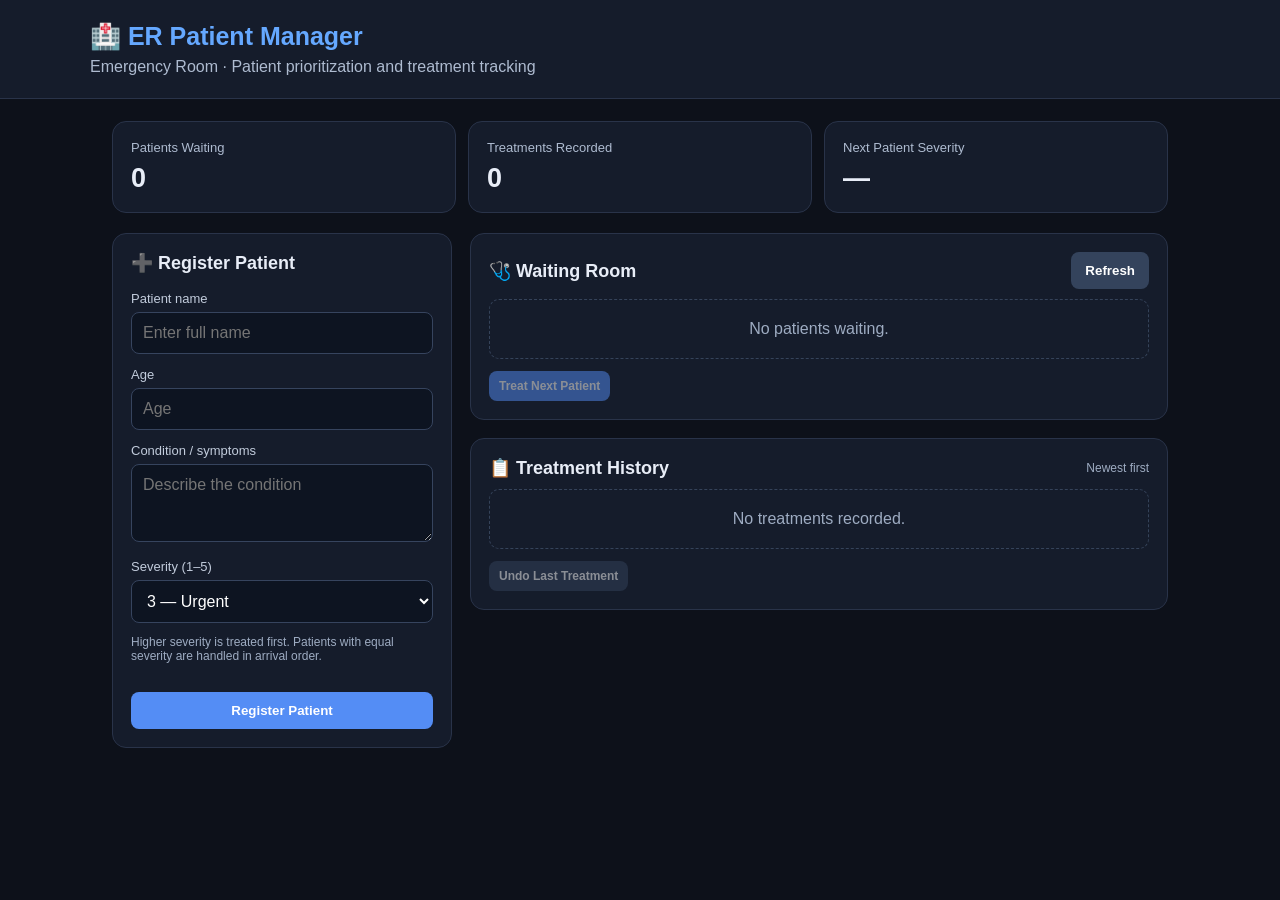
<file: index.html>
<!DOCTYPE html>
<html lang="en">
<head>
<meta charset="UTF-8">
<meta name="viewport" content="width=device-width, initial-scale=1.0">
<title>ER Patient Manager</title>
<style>
:root{font-family:Arial,sans-serif;color:#e8edf7;background:#0d111a}
*{box-sizing:border-box}
body{margin:0}
header{padding:22px max(20px,calc((100% - 1100px)/2));background:#151c2b;border-bottom:1px solid #293349}
header h1{margin:0;color:#65a8ff;font-size:25px}
header p{margin:7px 0 0;color:#aebbd0}
main{max-width:1100px;margin:auto;padding:22px}
.stats{display:grid;grid-template-columns:repeat(3,minmax(0,1fr));gap:12px;margin-bottom:20px}
.stat,.panel{background:#151c2b;border:1px solid #293349;border-radius:14px;padding:18px}
.stat span{display:block;color:#aebbd0;font-size:13px}
.stat strong{display:block;font-size:27px;margin-top:8px}
.layout{display:grid;grid-template-columns:340px minmax(0,1fr);gap:18px;align-items:start}
.panel{margin-bottom:18px}
h2{font-size:18px;margin:0 0 17px}
label{display:block;font-size:13px;color:#c2ccdc;margin:13px 0 6px}
input,select,textarea{width:100%;padding:11px;border:1px solid #36445e;border-radius:8px;background:#0d1421;color:#fff;font:inherit}
button{border:0;border-radius:8px;padding:11px 14px;background:#548df5;color:white;font-weight:bold;cursor:pointer}
button:hover{filter:brightness(1.1)}
button:disabled{opacity:.5;cursor:not-allowed}
.primary{width:100%;margin-top:17px}
.secondary{background:#34435c}
.danger{background:#bd4753}
.item{background:#0e1522;border:1px solid #2b374c;border-left:5px solid #548df5;border-radius:10px;padding:14px;margin-top:10px}
.item-top{display:flex;justify-content:space-between;gap:10px;align-items:start}
.item h3{font-size:16px;margin:0 0 6px;overflow-wrap:anywhere}
.muted{color:#9eacc2;font-size:13px;line-height:1.6}
.chip{font-size:12px;padding:5px 8px;border-radius:6px;background:#27354c;white-space:nowrap}
.sev5{border-left-color:#ff5964}.sev4{border-left-color:#ff994d}.sev3{border-left-color:#f4ca58}.sev2{border-left-color:#53b8ed}.sev1{border-left-color:#54d4a0}
.actions{display:flex;gap:8px;flex-wrap:wrap;margin-top:12px}
.actions button{font-size:12px;padding:8px 10px}
.empty{padding:20px;text-align:center;color:#9eacc2;border:1px dashed #35435a;border-radius:10px;margin-top:10px}
.notice{padding:12px;border-radius:8px;margin-bottom:14px;display:none}
.notice.error{display:block;background:#46232a;color:#ffb5bb}
.notice.success{display:block;background:#173c32;color:#a6f2d5}
.section-head{display:flex;align-items:center;justify-content:space-between;gap:10px}
.section-head h2{margin-bottom:0}
.small{font-size:12px;color:#9eacc2}
@media(max-width:760px){.layout{grid-template-columns:1fr}.stats{grid-template-columns:1fr}.stat{padding:14px}.stat strong{font-size:23px}main{padding:14px}header{padding:18px 14px}}
</style>
</head>
<body>
<header>
<h1>🏥 ER Patient Manager</h1>
<p>Emergency Room · Patient prioritization and treatment tracking</p>
</header>
<main>
<div id="notice" class="notice"></div>
<section class="stats">
<div class="stat"><span>Patients Waiting</span><strong id="waitingCount">0</strong></div>
<div class="stat"><span>Treatments Recorded</span><strong id="historyCount">0</strong></div>
<div class="stat"><span>Next Patient Severity</span><strong id="nextSeverity">—</strong></div>
</section>
<div class="layout">
<section class="panel">
<h2>➕ Register Patient</h2>
<form id="patientForm">
<label for="name">Patient name</label>
<input id="name" name="name" maxlength="100" required placeholder="Enter full name">
<label for="age">Age</label>
<input id="age" name="age" type="number" min="0" max="130" required placeholder="Age">
<label for="condition">Condition / symptoms</label>
<textarea id="condition" name="condition" rows="3" maxlength="300" required placeholder="Describe the condition"></textarea>
<label for="severity">Severity (1–5)</label>
<select id="severity" name="severity" required>
<option value="5">5 — Critical</option>
<option value="4">4 — Very urgent</option>
<option value="3" selected>3 — Urgent</option>
<option value="2">2 — Moderate</option>
<option value="1">1 — Less urgent</option>
</select>
<p class="small">Higher severity is treated first. Patients with equal severity are handled in arrival order.</p>
<button class="primary" type="submit">Register Patient</button>
</form>
</section>
<div>
<section class="panel">
<div class="section-head"><h2>🩺 Waiting Room</h2><button class="secondary" id="refreshBtn" type="button">Refresh</button></div>
<div id="waitingList"><div class="empty">Loading patients…</div></div>
<div class="actions"><button id="treatBtn" type="button">Treat Next Patient</button></div>
</section>
<section class="panel">
<div class="section-head"><h2>📋 Treatment History</h2><span class="small">Newest first</span></div>
<div id="historyList"><div class="empty">No treatments recorded.</div></div>
<div class="actions"><button class="secondary" id="undoBtn" type="button">Undo Last Treatment</button></div>
</section>
</div>
</div>
</main>

<script>
const $ = id => document.getElementById(id);

const STORAGE_KEY = "erPatientManagerData";

let waitingPatients = [];
let treatmentHistory = [];
let nextArrivalOrder = 1;

function loadData() {
    try {
        const saved = localStorage.getItem(STORAGE_KEY);

        if (saved) {
            const data = JSON.parse(saved);

            waitingPatients = Array.isArray(data.waitingPatients)
                ? data.waitingPatients : [];

            treatmentHistory = Array.isArray(data.treatmentHistory)
                ? data.treatmentHistory : [];

            const allPatients = [
                ...waitingPatients,
                ...treatmentHistory
            ];

            nextArrivalOrder = Math.max(
                1,
                ...allPatients.map(p => Number(p.arrivalOrder || 0) + 1)
            );
        }
    } catch (error) {
        showNotice("Could not load saved data. Please check browser storage.", "error");
    }
}

function saveData() {
    try {
        localStorage.setItem(STORAGE_KEY, JSON.stringify({
            waitingPatients,
            treatmentHistory
        }));
        return true;
    } catch (error) {
        showNotice("Could not save data. Check browser storage space.", "error");
        return false;
    }
}

function showNotice(message, type = "success") {
    const notice = $("notice");
    notice.textContent = message;
    notice.className = "notice " + type;
    window.scrollTo({ top: 0, behavior: "smooth" });
}

function escapeHTML(value) {
    return String(value ?? "").replace(/[&<>"']/g, c => ({
        "&": "&amp;",
        "<": "&lt;",
        ">": "&gt;",
        '"': "&quot;",
        "'": "&#39;"
    }[c]));
}

function sortWaitingPatients() {
    waitingPatients.sort((a, b) =>
        Number(b.severity) - Number(a.severity) ||
        Number(a.arrivalOrder) - Number(b.arrivalOrder)
    );
}

function patientCard(patient, history = false) {
    const severity = Number(patient.severity);

    return `
        <article class="item sev${severity}">
            <div class="item-top">
                <div>
                    <h3>${escapeHTML(patient.name)}</h3>
                    <div class="muted">
                        Age: ${escapeHTML(patient.age)} ·
                        ${escapeHTML(patient.condition)}
                    </div>
                </div>
                <span class="chip">Severity ${severity}/5</span>
            </div>
            ${history
                ? '<div class="muted">Treatment recorded</div>'
                : ''}
        </article>`;
}

function refresh() {
    sortWaitingPatients();

    $("waitingCount").textContent = waitingPatients.length;
    $("historyCount").textContent = treatmentHistory.length;

    $("nextSeverity").textContent = waitingPatients.length
        ? waitingPatients[0].severity + "/5"
        : "—";

    $("waitingList").innerHTML = waitingPatients.length
        ? waitingPatients.map(p => patientCard(p)).join("")
        : '<div class="empty">No patients waiting.</div>';

    $("historyList").innerHTML = treatmentHistory.length
        ? treatmentHistory.map(p => patientCard(p, true)).join("")
        : '<div class="empty">No treatments recorded.</div>';

    $("treatBtn").disabled = waitingPatients.length === 0;
    $("undoBtn").disabled = treatmentHistory.length === 0;
}

$("patientForm").addEventListener("submit", event => {
    event.preventDefault();

    const patient = {
        name: $("name").value.trim(),
        age: Number($("age").value),
        condition: $("condition").value.trim(),
        severity: Number($("severity").value),
        arrivalOrder: nextArrivalOrder++
    };

    if (
        !patient.name ||
        !patient.condition ||
        !Number.isInteger(patient.age) ||
        patient.age < 0 ||
        patient.age > 130 ||
        !Number.isInteger(patient.severity) ||
        patient.severity < 1 ||
        patient.severity > 5
    ) {
        showNotice("Please enter a valid name, age, condition, and severity.", "error");
        return;
    }

    waitingPatients.push(patient);
    sortWaitingPatients();

    if (!saveData()) {
        waitingPatients = waitingPatients.filter(
            p => p.arrivalOrder !== patient.arrivalOrder
        );
        nextArrivalOrder--;
        refresh();
        return;
    }

    $("patientForm").reset();
    $("severity").value = "3";

    refresh();
    showNotice("Patient registered successfully.");
});

$("treatBtn").addEventListener("click", () => {
    sortWaitingPatients();

    if (waitingPatients.length === 0) {
        showNotice("No patients are waiting for treatment.", "error");
        return;
    }

    const patient = waitingPatients.shift();
    treatmentHistory.unshift(patient);

    if (!saveData()) {
        treatmentHistory.shift();
        waitingPatients.push(patient);
        refresh();
        return;
    }

    refresh();
    showNotice("Treatment recorded for " + patient.name + ".");
});

$("undoBtn").addEventListener("click", () => {
    if (treatmentHistory.length === 0) {
        showNotice("There is no treatment to undo.", "error");
        return;
    }

    const patient = treatmentHistory.shift();
    waitingPatients.push(patient);
    sortWaitingPatients();

    if (!saveData()) {
        waitingPatients = waitingPatients.filter(
            p => p.arrivalOrder !== patient.arrivalOrder
        );
        treatmentHistory.unshift(patient);
        refresh();
        return;
    }

    refresh();
    showNotice("Last treatment undone. " + patient.name + " returned to the waiting room.");
});

$("refreshBtn").addEventListener("click", () => {
    refresh();
    showNotice("Patient lists refreshed.");
});

loadData();
refresh();
</script>

</body>
</html>
</file>
